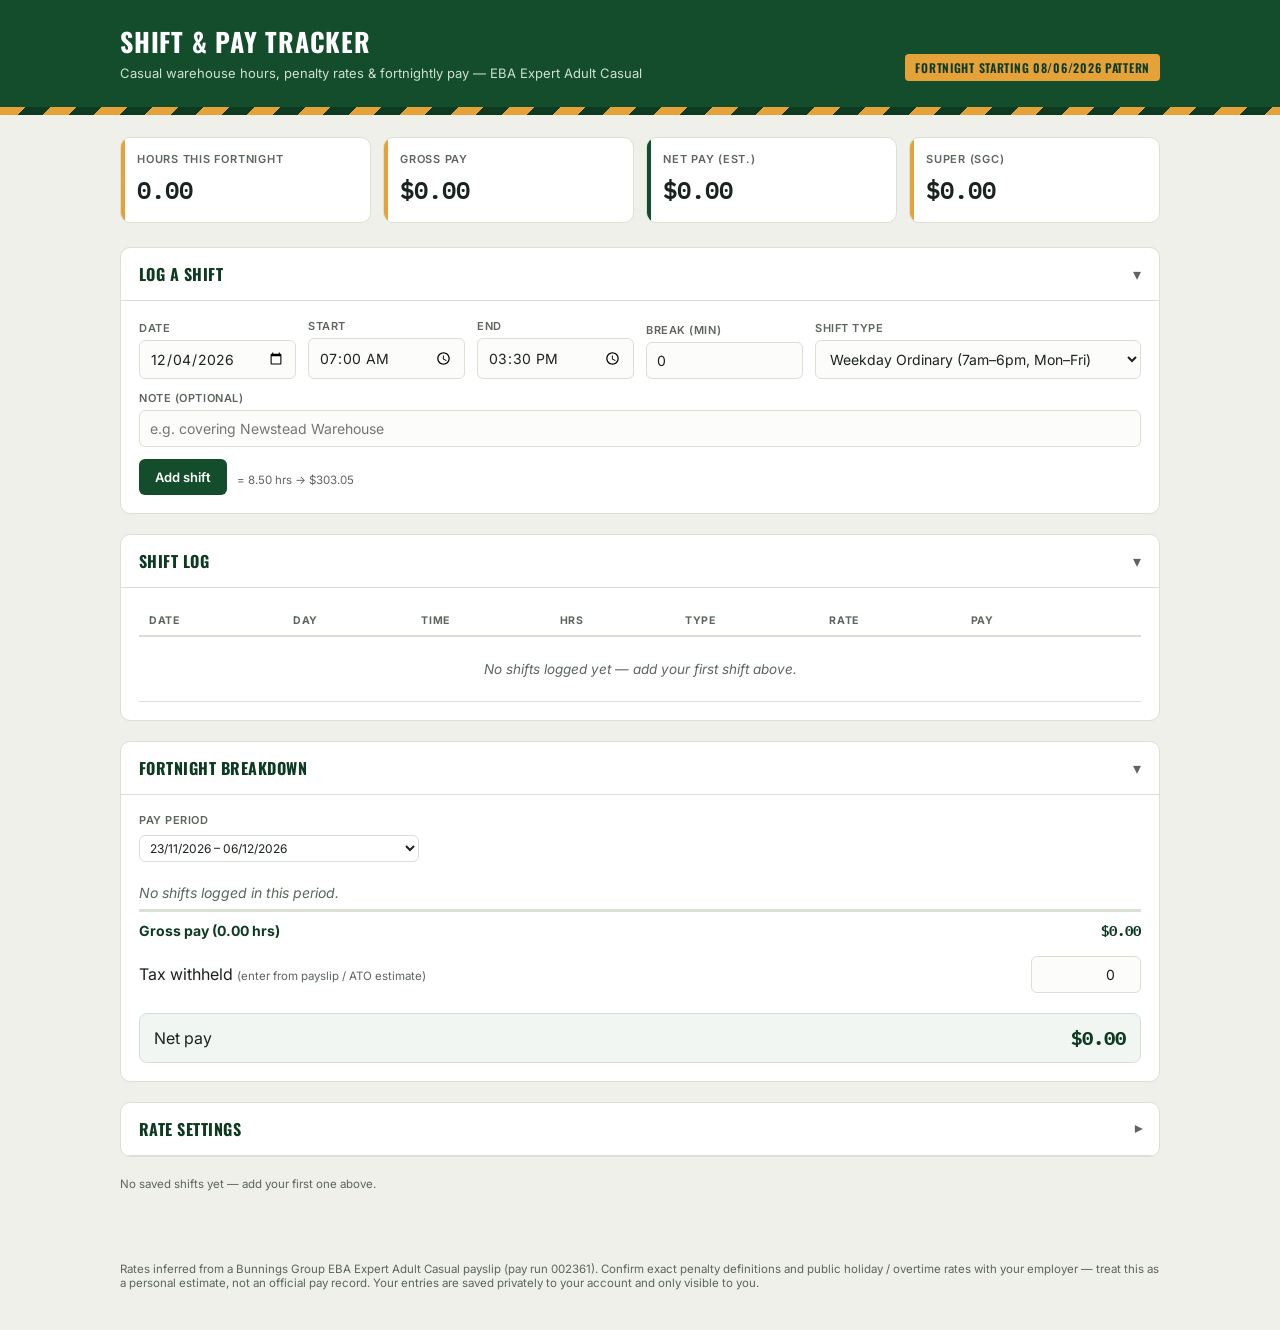
<file: Pay_Calculator.html>
<!DOCTYPE html>
<html lang="en">
<head>
<meta charset="UTF-8">
<meta name="viewport" content="width=device-width, initial-scale=1.0">
<title>Shift & Pay Tracker</title>
<link rel="preconnect" href="https://fonts.googleapis.com">
<link href="https://fonts.googleapis.com/css2?family=Oswald:wght@500;600;700&family=Inter:wght@400;500;600;700&family=IBM+Plex+Mono:wght@500;600&display=swap" rel="stylesheet">
<style>
  :root{
    --ink:#1B231E;
    --bg:#EEF0E9;
    --panel:#FFFFFF;
    --green:#134D2B;
    --green-dark:#0D3A20;
    --amber:#E5A238;
    --amber-dark:#B87A1E;
    --line:#DAE0D3;
    --muted:#5C665D;
    --red:#B3402C;
    --radius:10px;
  }
  *{box-sizing:border-box;}
  body{margin:0;background:var(--bg);color:var(--ink);font-family:'Inter',sans-serif;-webkit-font-smoothing:antialiased;}
  h1,h2,h3{font-family:'Oswald',sans-serif;text-transform:uppercase;letter-spacing:.03em;margin:0;}
  .mono{font-family:'IBM Plex Mono',monospace;font-variant-numeric:tabular-nums;}

  /* Header */
  header{background:var(--green);color:#fff;padding:0;}
  .stripe{height:8px;width:100%;background:repeating-linear-gradient(135deg,var(--amber) 0 18px,var(--green-dark) 18px 36px);}
  .header-inner{max-width:1080px;margin:0 auto;padding:22px 20px 26px;display:flex;justify-content:space-between;align-items:flex-end;flex-wrap:wrap;gap:10px;}
  header h1{font-size:26px;font-weight:700;}
  header p{margin:4px 0 0;color:#CFE0D4;font-size:13px;}
  .badge{background:var(--amber);color:var(--green-dark);font-family:'Oswald',sans-serif;font-weight:600;font-size:12px;letter-spacing:.06em;padding:5px 10px;border-radius:4px;text-transform:uppercase;}

  main{max-width:1080px;margin:0 auto;padding:22px 20px 60px;}

  /* Stat strip */
  .stats{display:grid;grid-template-columns:repeat(4,1fr);gap:12px;margin-bottom:24px;}
  .stat{background:var(--panel);border:1px solid var(--line);border-radius:var(--radius);padding:14px 16px;position:relative;overflow:hidden;}
  .stat::before{content:"";position:absolute;left:0;top:0;bottom:0;width:4px;background:var(--amber);}
  .stat .label{font-size:11px;text-transform:uppercase;letter-spacing:.07em;color:var(--muted);font-weight:600;}
  .stat .value{font-size:24px;font-weight:600;margin-top:4px;}
  .stat.net::before{background:var(--green);}
  select#periodSelect{font-family:'Inter';font-size:12px;background:transparent;border:1px solid var(--line);border-radius:6px;padding:4px 6px;color:var(--ink);}

  /* Panels */
  .panel{background:var(--panel);border:1px solid var(--line);border-radius:var(--radius);margin-bottom:20px;overflow:hidden;}
  .panel-head{display:flex;align-items:center;justify-content:space-between;padding:14px 18px;border-bottom:1px solid var(--line);cursor:pointer;user-select:none;}
  .panel-head h2{font-size:16px;color:var(--green-dark);}
  .panel-head .chev{transition:transform .15s;color:var(--muted);}
  .panel.collapsed .panel-body{display:none;}
  .panel.collapsed .chev{transform:rotate(-90deg);}
  .panel-body{padding:18px;}

  /* Form */
  .form-grid{display:grid;grid-template-columns:repeat(6,1fr);gap:12px;align-items:end;}
  .form-grid .full{grid-column:1/-1;}
  label{display:block;font-size:11px;font-weight:600;text-transform:uppercase;letter-spacing:.05em;color:var(--muted);margin-bottom:5px;}
  input,select{width:100%;padding:9px 10px;border:1px solid var(--line);border-radius:6px;font-family:'Inter';font-size:14px;background:#FCFCFA;color:var(--ink);}
  input:focus,select:focus{outline:2px solid var(--green);outline-offset:1px;}
  button{font-family:'Inter';font-weight:600;font-size:13px;border:none;border-radius:6px;padding:10px 16px;cursor:pointer;}
  .btn-primary{background:var(--green);color:#fff;}
  .btn-primary:hover{background:var(--green-dark);}
  .btn-ghost{background:transparent;border:1px solid var(--line);color:var(--muted);}
  .btn-ghost:hover{border-color:var(--red);color:var(--red);}
  .hint{font-size:11.5px;color:var(--muted);margin-top:6px;}

  /* Table */
  table{width:100%;border-collapse:collapse;font-size:13.5px;}
  th{text-align:left;font-size:10.5px;text-transform:uppercase;letter-spacing:.05em;color:var(--muted);padding:8px 10px;border-bottom:2px solid var(--line);}
  td{padding:9px 10px;border-bottom:1px solid var(--line);vertical-align:middle;}
  tr.today{background:#FBF3E2;}
  .type-pill{display:inline-block;font-size:11px;font-weight:600;padding:3px 8px;border-radius:20px;background:#E6EEE7;color:var(--green-dark);white-space:nowrap;}
  .del-btn{background:none;border:none;color:var(--muted);cursor:pointer;font-size:15px;padding:2px 6px;}
  .del-btn:hover{color:var(--red);}
  .empty-row td{color:var(--muted);font-style:italic;text-align:center;padding:24px;}
  .table-scroll{overflow-x:auto;}

  /* Rate settings */
  .rate-grid{display:grid;grid-template-columns:1fr 90px 110px;gap:10px 14px;align-items:center;}
  .rate-grid .rhead{font-size:10.5px;text-transform:uppercase;letter-spacing:.05em;color:var(--muted);font-weight:600;padding-bottom:6px;border-bottom:1px solid var(--line);}
  .rate-grid .rname{font-size:13.5px;padding:6px 0;}
  .rate-grid input{padding:6px 8px;font-size:13px;}
  .rate-grid .rrate{font-family:'IBM Plex Mono',monospace;font-weight:600;color:var(--green-dark);text-align:right;padding-right:4px;}

  /* Breakdown */
  .breakdown-row{display:flex;justify-content:space-between;padding:8px 0;border-bottom:1px solid var(--line);font-size:14px;}
  .breakdown-row:last-child{border-bottom:none;}
  .breakdown-row.total{font-weight:700;color:var(--green-dark);border-top:2px solid var(--line);padding-top:10px;}
  .breakdown-row .amt{font-family:'IBM Plex Mono',monospace;}
  .net-line{display:flex;justify-content:space-between;align-items:center;background:#F1F6F2;border:1px solid #CFE0D4;border-radius:8px;padding:12px 14px;margin-top:12px;}
  .net-line .amt{font-size:19px;font-weight:700;color:var(--green-dark);}
  .tax-input-row{display:flex;justify-content:space-between;align-items:center;padding:8px 0;}
  .tax-input-row input{width:110px;text-align:right;}

  footer{max-width:1080px;margin:0 auto;padding:0 20px 40px;font-size:11.5px;color:var(--muted);}

  @media(max-width:760px){
    .stats{grid-template-columns:1fr 1fr;}
    .form-grid{grid-template-columns:repeat(2,1fr);}
    .rate-grid{grid-template-columns:1fr 70px 90px;}
  }
</style>
</head>
<body>

<header>
  <div class="header-inner">
    <div>
      <h1>Shift &amp; Pay Tracker</h1>
      <p>Casual warehouse hours, penalty rates &amp; fortnightly pay — EBA Expert Adult Casual</p>
    </div>
    <span class="badge">Fortnight starting 08/06/2026 pattern</span>
  </div>
  <div class="stripe"></div>
</header>

<main>

  <div class="stats">
    <div class="stat"><div class="label">Hours this fortnight</div><div class="value mono" id="statHours">0.0</div></div>
    <div class="stat"><div class="label">Gross pay</div><div class="value mono" id="statGross">$0.00</div></div>
    <div class="stat net"><div class="label">Net pay (est.)</div><div class="value mono" id="statNet">$0.00</div></div>
    <div class="stat"><div class="label">Super (SGC)</div><div class="value mono" id="statSuper">$0.00</div></div>
  </div>

  <!-- Add shift -->
  <div class="panel" id="panelAdd">
    <div class="panel-head" onclick="togglePanel('panelAdd')"><h2>Log a shift</h2><span class="chev">▾</span></div>
    <div class="panel-body">
      <div class="form-grid">
        <div><label for="fDate">Date</label><input type="date" id="fDate"></div>
        <div><label for="fStart">Start</label><input type="time" id="fStart" value="07:00"></div>
        <div><label for="fEnd">End</label><input type="time" id="fEnd" value="15:30"></div>
        <div><label for="fBreak">Break (min)</label><input type="number" id="fBreak" value="0" min="0" step="5"></div>
        <div style="grid-column:span 2;"><label for="fType">Shift type</label>
          <select id="fType"></select>
        </div>
        <div class="full"><label for="fNote">Note (optional)</label><input type="text" id="fNote" placeholder="e.g. covering Newstead Warehouse"></div>
        <div class="full" style="display:flex;gap:10px;">
          <button class="btn-primary" onclick="addShift()">Add shift</button>
          <span class="hint" id="livePreview" style="align-self:center;"></span>
        </div>
      </div>
    </div>
  </div>

  <!-- Shift log -->
  <div class="panel" id="panelLog">
    <div class="panel-head" onclick="togglePanel('panelLog')"><h2>Shift log</h2><span class="chev">▾</span></div>
    <div class="panel-body">
      <div class="table-scroll">
        <table>
          <thead><tr>
            <th>Date</th><th>Day</th><th>Time</th><th>Hrs</th><th>Type</th><th>Rate</th><th>Pay</th><th></th>
          </tr></thead>
          <tbody id="shiftTableBody"></tbody>
        </table>
      </div>
    </div>
  </div>

  <!-- Fortnight breakdown -->
  <div class="panel" id="panelBreakdown">
    <div class="panel-head" onclick="togglePanel('panelBreakdown')"><h2>Fortnight breakdown</h2><span class="chev">▾</span></div>
    <div class="panel-body">
      <label for="periodSelect" style="margin-bottom:8px;">Pay period</label>
      <select id="periodSelect" onchange="renderBreakdown()" style="margin-bottom:14px;max-width:280px;"></select>
      <div id="breakdownList"></div>
      <div class="tax-input-row">
        <span>Tax withheld <span class="hint">(enter from payslip / ATO estimate)</span></span>
        <input type="number" id="taxInput" step="0.01" value="0" onchange="saveTaxAndRender()">
      </div>
      <div class="net-line">
        <span>Net pay</span>
        <span class="amt mono" id="netAmt">$0.00</span>
      </div>
    </div>
  </div>

  <!-- Rate settings -->
  <div class="panel collapsed" id="panelRates">
    <div class="panel-head" onclick="togglePanel('panelRates')"><h2>Rate settings</h2><span class="chev">▾</span></div>
    <div class="panel-body">
      <label for="baseRate">Base hourly rate</label>
      <input type="number" id="baseRate" step="0.01" style="max-width:140px;margin-bottom:16px;" onchange="onBaseRateChange()">
      <div class="rate-grid" id="rateGrid"></div>
      <p class="hint">Multipliers are editable — adjust if your EBA rates differ. Rates recalculate automatically from the base rate.</p>
      <label for="superRate" style="margin-top:14px;">Super rate (SGC)</label>
      <input type="number" id="superRate" step="0.001" style="max-width:140px;" onchange="onSuperRateChange()">
    </div>
  </div>

  <p class="hint" id="saveStatus">Loading your data…</p>
</main>

<footer>
  Rates inferred from a Bunnings Group EBA Expert Adult Casual payslip (pay run 002361). Confirm exact penalty definitions and public holiday / overtime rates with your employer — treat this as a personal estimate, not an official pay record. Your entries are saved privately to your account and only visible to you.
</footer>

<script>
const ANCHOR = new Date(Date.UTC(2026,5,8)); // 08/06/2026 Monday
const PERIOD_DAYS = 14;

const SHIFT_TYPES = [
  {key:'ordinary', label:'Weekday Ordinary (7am–6pm, Mon–Fri)', mult:1.2252},
  {key:'earlyLateA', label:'Weekday Early/Late — Type A', mult:1.525},
  {key:'earlyLateB', label:'Weekday Early/Late — Type B', mult:1.375},
  {key:'saturday', label:'Saturday', mult:1.4},
  {key:'sunday', label:'Sunday', mult:1.625},
  {key:'sundayOT', label:'Sunday Late / Overtime', mult:2.1},
  {key:'publicHoliday', label:'Public Holiday', mult:2.5},
  {key:'overtime', label:'Overtime (weekday, after ordinary hrs)', mult:1.75},
];

let settings = { baseRate: 29.10, superRate: 0.12, multipliers: {}, taxByPeriod: {} };
let shifts = [];

function dstr(d){ return d.toISOString().slice(0,10); }
function fmtMoney(n){ return '$'+(Math.round(n*100)/100).toLocaleString('en-AU',{minimumFractionDigits:2,maximumFractionDigits:2}); }
function fmtHrs(n){ return (Math.round(n*100)/100).toFixed(2); }

function periodStartFor(dateObj){
  const diffDays = Math.floor((dateObj - ANCHOR)/86400000);
  const periodIndex = Math.floor(diffDays/PERIOD_DAYS);
  const start = new Date(ANCHOR.getTime() + periodIndex*PERIOD_DAYS*86400000);
  return dstr(start);
}

function rateFor(typeKey){
  const m = settings.multipliers[typeKey];
  return settings.baseRate * m;
}

function computeHours(start,end,breakMin){
  if(!start||!end) return 0;
  const [sh,sm] = start.split(':').map(Number);
  const [eh,em] = end.split(':').map(Number);
  let mins = (eh*60+em)-(sh*60+sm);
  if(mins < 0) mins += 24*60;
  mins -= (Number(breakMin)||0);
  return Math.max(mins,0)/60;
}

function togglePanel(id){
  document.getElementById(id).classList.toggle('collapsed');
}

function populateTypeSelect(){
  const sel = document.getElementById('fType');
  sel.innerHTML = SHIFT_TYPES.map(t=>`<option value="${t.key}">${t.label}</option>`).join('');
}

function populateRateGrid(){
  const grid = document.getElementById('rateGrid');
  let html = `<div class="rhead">Shift type</div><div class="rhead" style="text-align:center;">×</div><div class="rhead" style="text-align:right;">Rate/hr</div>`;
  SHIFT_TYPES.forEach(t=>{
    html += `<div class="rname">${t.label}</div>
      <div><input type="number" step="0.001" value="${settings.multipliers[t.key]}" onchange="onMultChange('${t.key}',this.value)"></div>
      <div class="rrate mono" id="rate_${t.key}">${fmtMoney(rateFor(t.key))}</div>`;
  });
  grid.innerHTML = html;
}

function refreshRateDisplay(){
  SHIFT_TYPES.forEach(t=>{
    const el = document.getElementById('rate_'+t.key);
    if(el) el.textContent = fmtMoney(rateFor(t.key));
  });
}

async function saveSettings(){
  try{
    await window.storage.set('settings', JSON.stringify(settings));
  }catch(e){ console.error('save settings failed', e); }
}
async function saveShifts(){
  try{
    await window.storage.set('shifts', JSON.stringify(shifts));
    document.getElementById('saveStatus').textContent = 'Saved · ' + shifts.length + ' shift' + (shifts.length===1?'':'s') + ' logged';
  }catch(e){
    document.getElementById('saveStatus').textContent = 'Could not save — changes may not persist.';
    console.error('save shifts failed', e);
  }
}

function onMultChange(key,val){
  settings.multipliers[key] = parseFloat(val)||0;
  refreshRateDisplay();
  saveSettings();
  renderAll();
}
function onBaseRateChange(){
  settings.baseRate = parseFloat(document.getElementById('baseRate').value)||0;
  refreshRateDisplay();
  saveSettings();
  renderAll();
}
function onSuperRateChange(){
  settings.superRate = parseFloat(document.getElementById('superRate').value)||0;
  saveSettings();
  renderAll();
}

function addShift(){
  const date = document.getElementById('fDate').value;
  const start = document.getElementById('fStart').value;
  const end = document.getElementById('fEnd').value;
  const brk = document.getElementById('fBreak').value;
  const type = document.getElementById('fType').value;
  const note = document.getElementById('fNote').value;
  if(!date){ alert('Pick a date for the shift.'); return; }
  const hours = computeHours(start,end,brk);
  shifts.push({ id: Date.now()+Math.random().toString(16).slice(2), date, start, end, breakMin:Number(brk)||0, type, note, hours });
  shifts.sort((a,b)=> a.date.localeCompare(b.date) || a.start.localeCompare(b.start));
  saveShifts();
  renderAll();
  document.getElementById('fNote').value='';
}

function deleteShift(id){
  shifts = shifts.filter(s=>s.id!==id);
  saveShifts();
  renderAll();
}

function typeLabel(key){
  const t = SHIFT_TYPES.find(t=>t.key===key);
  return t ? t.label : key;
}

function renderTable(){
  const body = document.getElementById('shiftTableBody');
  if(shifts.length===0){
    body.innerHTML = `<tr class="empty-row"><td colspan="8">No shifts logged yet — add your first shift above.</td></tr>`;
    return;
  }
  const todayStr = dstr(new Date());
  body.innerHTML = shifts.map(s=>{
    const rate = rateFor(s.type);
    const pay = rate * s.hours;
    const dayName = new Date(s.date+'T00:00:00Z').toLocaleDateString('en-AU',{weekday:'short',timeZone:'UTC'});
    return `<tr class="${s.date===todayStr?'today':''}">
      <td>${new Date(s.date+'T00:00:00Z').toLocaleDateString('en-AU',{day:'2-digit',month:'2-digit',year:'numeric',timeZone:'UTC'})}</td>
      <td>${dayName}</td>
      <td class="mono">${s.start}–${s.end}${s.breakMin?` <span style="color:var(--muted)">(-${s.breakMin}m)</span>`:''}</td>
      <td class="mono">${fmtHrs(s.hours)}</td>
      <td><span class="type-pill">${typeLabel(s.type)}</span></td>
      <td class="mono">${fmtMoney(rate)}</td>
      <td class="mono">${fmtMoney(pay)}</td>
      <td><button class="del-btn" title="Delete" onclick="deleteShift('${s.id}')">✕</button></td>
    </tr>`;
  }).join('');
}

function allPeriods(){
  const set = new Set(shifts.map(s=>periodStartFor(new Date(s.date+'T00:00:00Z'))));
  set.add(periodStartFor(new Date()));
  return Array.from(set).sort().reverse();
}

function periodLabel(startStr){
  const start = new Date(startStr+'T00:00:00Z');
  const end = new Date(start.getTime()+13*86400000);
  const fmt = d=>d.toLocaleDateString('en-AU',{day:'2-digit',month:'2-digit',year:'numeric',timeZone:'UTC'});
  return `${fmt(start)} – ${fmt(end)}`;
}

function populatePeriodSelect(){
  const sel = document.getElementById('periodSelect');
  const current = sel.value;
  const periods = allPeriods();
  sel.innerHTML = periods.map(p=>`<option value="${p}">${periodLabel(p)}</option>`).join('');
  if(periods.includes(current)) sel.value = current;
}

function shiftsInPeriod(periodStart){
  return shifts.filter(s=> periodStartFor(new Date(s.date+'T00:00:00Z')) === periodStart);
}

function renderBreakdown(){
  const sel = document.getElementById('periodSelect');
  const periodStart = sel.value || allPeriods()[0];
  const inPeriod = shiftsInPeriod(periodStart);

  let totalHours = 0, gross = 0;
  const byType = {};
  SHIFT_TYPES.forEach(t=> byType[t.key] = {hours:0,pay:0});
  inPeriod.forEach(s=>{
    const rate = rateFor(s.type);
    const pay = rate*s.hours;
    byType[s.type].hours += s.hours;
    byType[s.type].pay += pay;
    totalHours += s.hours;
    gross += pay;
  });

  const list = document.getElementById('breakdownList');
  let html = '';
  SHIFT_TYPES.forEach(t=>{
    if(byType[t.key].hours>0){
      html += `<div class="breakdown-row"><span>${t.label} <span class="mono" style="color:var(--muted);">(${fmtHrs(byType[t.key].hours)} hrs)</span></span><span class="amt">${fmtMoney(byType[t.key].pay)}</span></div>`;
    }
  });
  if(html==='') html = `<div class="breakdown-row"><span style="color:var(--muted);font-style:italic;">No shifts logged in this period.</span></div>`;
  html += `<div class="breakdown-row total"><span>Gross pay (${fmtHrs(totalHours)} hrs)</span><span class="amt">${fmtMoney(gross)}</span></div>`;
  list.innerHTML = html;

  const taxInput = document.getElementById('taxInput');
  taxInput.value = settings.taxByPeriod[periodStart] ?? 0;
  const tax = parseFloat(taxInput.value)||0;
  const net = gross - tax;
  document.getElementById('netAmt').textContent = fmtMoney(net);

  const superAmt = gross * settings.superRate;
  document.getElementById('statSuper').textContent = fmtMoney(superAmt);
  document.getElementById('statHours').textContent = fmtHrs(totalHours);
  document.getElementById('statGross').textContent = fmtMoney(gross);
  document.getElementById('statNet').textContent = fmtMoney(net);
}

function saveTaxAndRender(){
  const sel = document.getElementById('periodSelect');
  const periodStart = sel.value;
  settings.taxByPeriod[periodStart] = parseFloat(document.getElementById('taxInput').value)||0;
  saveSettings();
  renderBreakdown();
}

function renderAll(){
  renderTable();
  populatePeriodSelect();
  renderBreakdown();
}

function updateLivePreview(){
  const start = document.getElementById('fStart').value;
  const end = document.getElementById('fEnd').value;
  const brk = document.getElementById('fBreak').value;
  const type = document.getElementById('fType').value;
  const hrs = computeHours(start,end,brk);
  const pay = rateFor(type)*hrs;
  document.getElementById('livePreview').textContent = hrs>0 ? `= ${fmtHrs(hrs)} hrs → ${fmtMoney(pay)}` : '';
}
['fStart','fEnd','fBreak','fType'].forEach(id=>{
  document.getElementById(id).addEventListener('input', updateLivePreview);
  document.getElementById(id).addEventListener('change', updateLivePreview);
});

async function init(){
  document.getElementById('fDate').value = dstr(new Date());
  populateTypeSelect();

  const defaultMultipliers = {};
  SHIFT_TYPES.forEach(t=> defaultMultipliers[t.key]=t.mult);
  settings.multipliers = defaultMultipliers;

  try{
    const savedSettings = await window.storage.get('settings');
    if(savedSettings && savedSettings.value){
      const parsed = JSON.parse(savedSettings.value);
      settings = { ...settings, ...parsed, multipliers: { ...defaultMultipliers, ...(parsed.multipliers||{}) } };
    }
  }catch(e){ /* no settings saved yet */ }

  try{
    const savedShifts = await window.storage.get('shifts');
    if(savedShifts && savedShifts.value){
      shifts = JSON.parse(savedShifts.value);
    }
  }catch(e){ /* no shifts saved yet */ }

  document.getElementById('baseRate').value = settings.baseRate;
  document.getElementById('superRate').value = settings.superRate;
  populateRateGrid();
  renderAll();
  updateLivePreview();
  document.getElementById('saveStatus').textContent = shifts.length
    ? `${shifts.length} shift${shifts.length===1?'':'s'} loaded from your saved data.`
    : 'No saved shifts yet — add your first one above.';
}
init();
</script>
</body>
</html>
</file>
